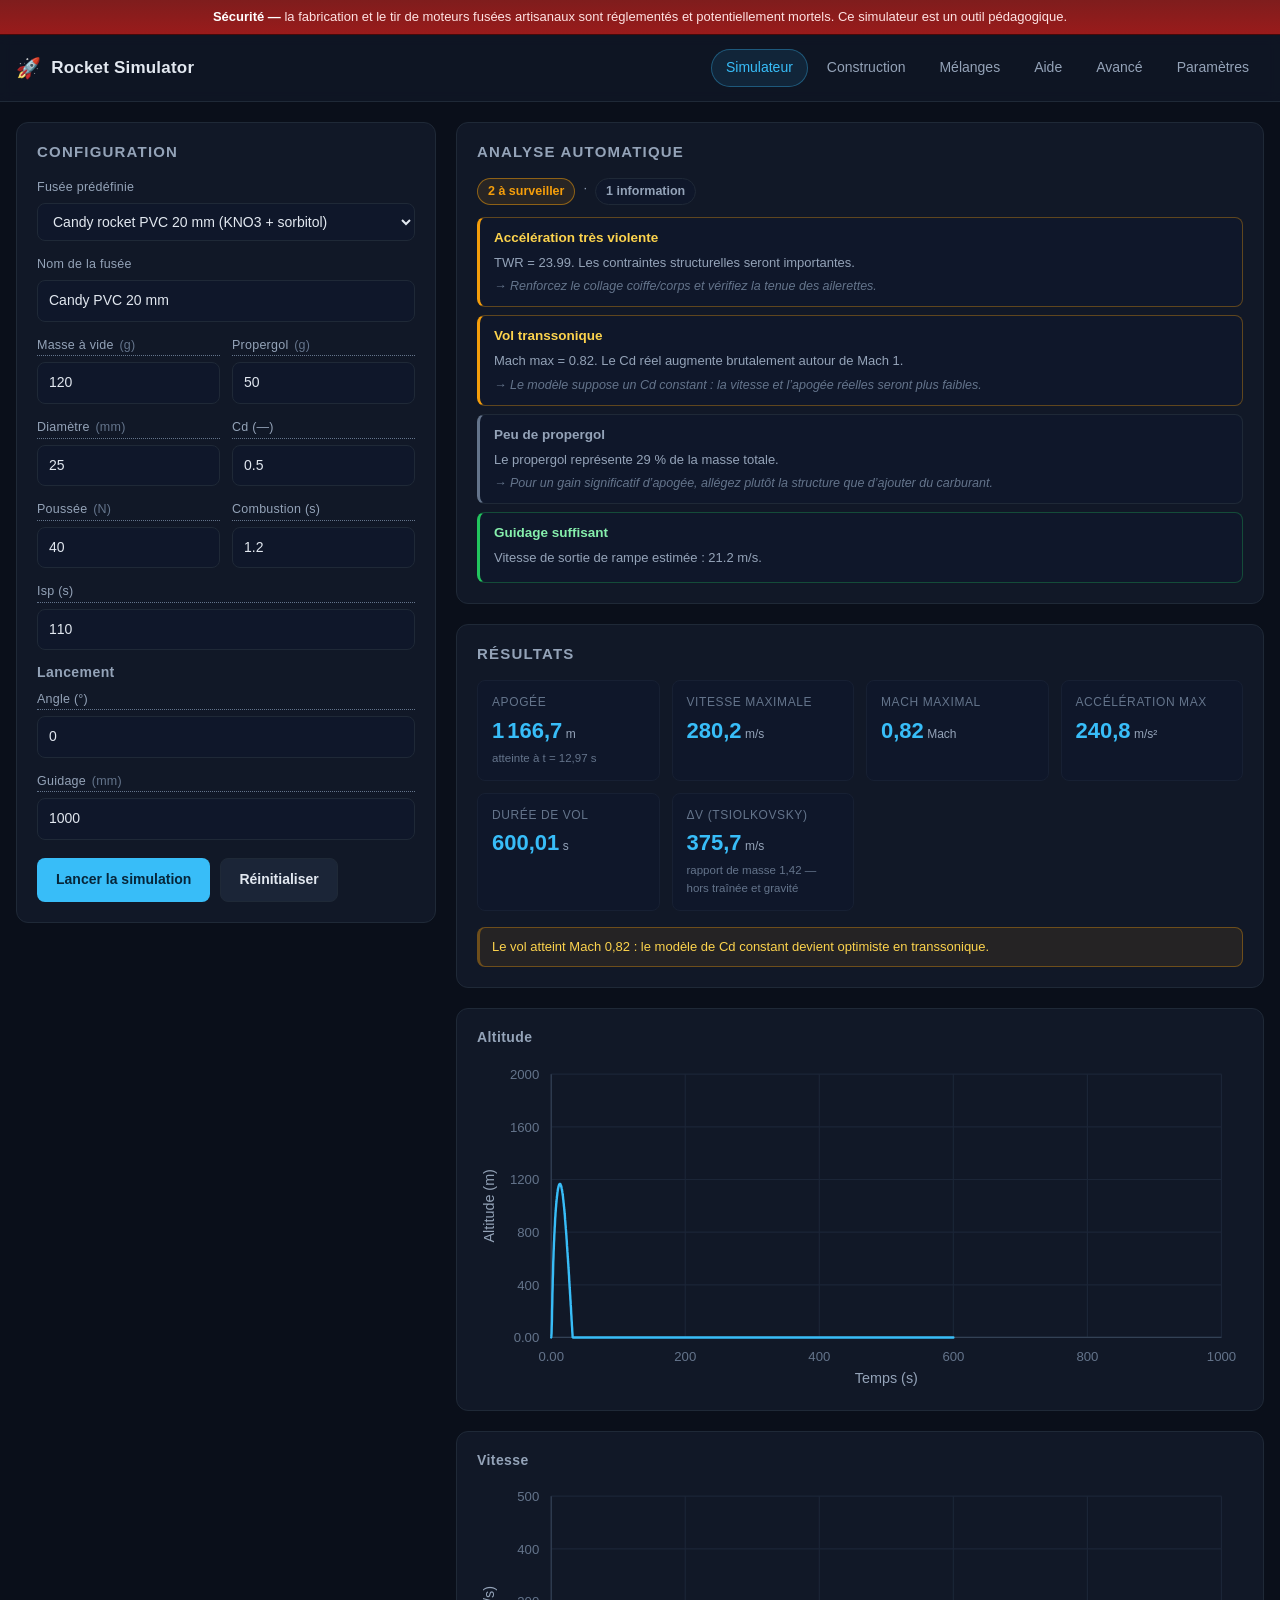
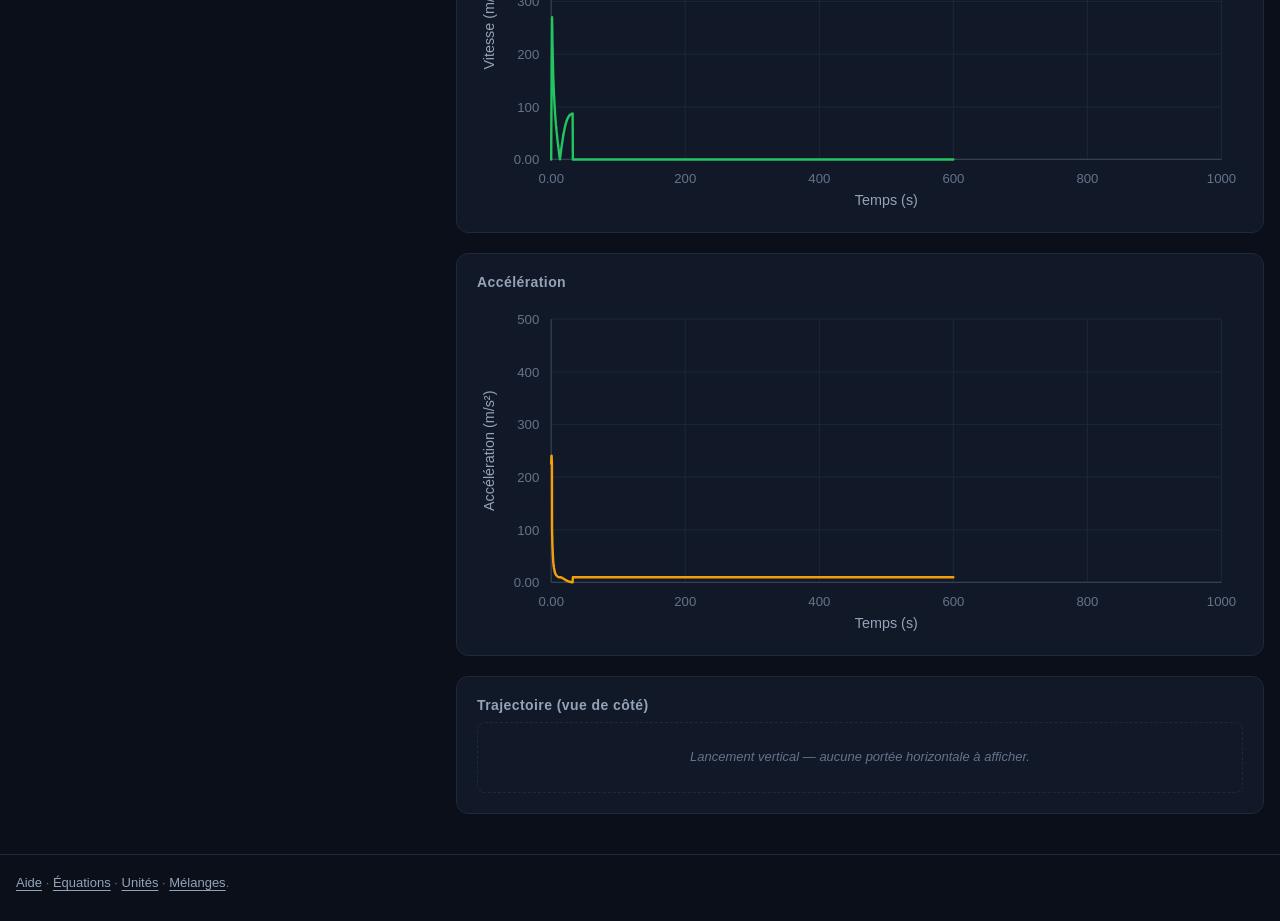
<file: index.html>
<!DOCTYPE html>
<html lang="fr">
<head>
  <meta charset="utf-8">
  <meta name="viewport" content="width=device-width, initial-scale=1">
  <title>Simulateur — Rocket Simulator</title>
  <link rel="icon" type="image/svg+xml" href="assets/favicon.svg">
  <link rel="stylesheet" href="css/reset.css">
  <link rel="stylesheet" href="css/style.css">
  <link rel="stylesheet" href="css/components.css">
</head>
<body>

  <p class="safety-banner" role="alert">
    <strong>Sécurité —</strong> la fabrication et le tir de moteurs fusées artisanaux sont
    réglementés et potentiellement mortels. Ce simulateur est un outil pédagogique.
  </p>

  <header class="site-header">
    <div class="wrap header-inner">
      <a class="brand" href="index.html">
        <span class="brand-mark" aria-hidden="true">🚀</span>
        <span>Rocket&nbsp;Simulator</span>
      </a>
      <nav class="site-nav" aria-label="Navigation principale">
        <a href="index.html" class="is-active" aria-current="page">Simulateur</a>
        <a href="builder.html">Construction</a>
        <a href="propellant.html">Mélanges</a>
        <a href="help.html">Aide</a>
        <a href="advanced.html">Avancé</a>
        <a href="settings.html">Paramètres</a>
      </nav>
    </div>
  </header>

  <main class="wrap layout">

    <section class="card" aria-labelledby="config-title">
      <h2 id="config-title" class="card-title">Configuration</h2>

      <label class="field">
        <span class="field-label">Fusée prédéfinie</span>
        <select id="preset-select"></select>
      </label>

      <form id="rocket-form" novalidate autocomplete="off">
        <label class="field">
          <span class="field-label">Nom de la fusée</span>
          <input type="text" id="name" name="name" value="Ma fusée">
        </label>

        <div class="field-row">
          <label class="field">
            <span class="field-label" data-tip="Masse de la fusée sans carburant." tabindex="0">
              Masse à vide <span class="field-unit" data-unit-for="mass">(g)</span>
            </span>
            <input type="number" id="dryMass" name="dryMass" value="120" min="0.001" step="0.1">
          </label>
          <label class="field">
            <span class="field-label" data-tip="Masse du mélange carburant + comburant." tabindex="0">
              Propergol <span class="field-unit" data-unit-for="mass">(g)</span>
            </span>
            <input type="number" id="propellantMass" name="propellantMass" value="50" min="0" step="0.1">
          </label>
        </div>

        <div class="field-row">
          <label class="field">
            <span class="field-label" data-tip="Diamètre extérieur du corps." tabindex="0">
              Diamètre <span class="field-unit" data-unit-for="length">(mm)</span>
            </span>
            <input type="number" id="diameter" name="diameter" value="25" min="1" step="0.1">
          </label>
          <label class="field">
            <span class="field-label" data-tip="Coefficient de traînée (sans unité)." tabindex="0">
              Cd (—)
            </span>
            <input type="number" id="cd" name="cd" value="0.5" min="0.01" step="0.01">
          </label>
        </div>

        <div class="field-row">
          <label class="field">
            <span class="field-label" data-tip="Force exercée par le moteur." tabindex="0">
              Poussée <span class="field-unit" data-unit-for="force">(N)</span>
            </span>
            <input type="number" id="thrust" name="thrust" value="40" min="0" step="0.1">
          </label>
          <label class="field">
            <span class="field-label" data-tip="Temps pendant lequel le moteur pousse." tabindex="0">
              Combustion (s)
            </span>
            <input type="number" id="burnTime" name="burnTime" value="1.2" min="0" step="0.01">
          </label>
        </div>

        <label class="field">
          <span class="field-label" data-tip="Impulsion spécifique : efficacité du carburant." tabindex="0">
            Isp (s)
          </span>
          <input type="number" id="isp" name="isp" value="110" min="1" step="1">
        </label>

        <h3 class="chart-title">Lancement</h3>

        <label class="field">
          <span class="field-label" data-tip="Inclinaison depuis la verticale." tabindex="0">
            Angle (°)
          </span>
          <input type="number" id="launchAngle" name="launchAngle" value="0" min="0" max="80" step="1">
        </label>

        <label class="field">
          <span class="field-label" data-tip="Longueur de guidage. 0 = lancement libre." tabindex="0">
            Guidage <span class="field-unit" data-unit-for="length">(mm)</span>
          </span>
          <input type="number" id="railLength" name="railLength" value="1000" min="0" step="10">
        </label>
      </form>

      <div class="actions">
        <button type="button" class="btn btn-primary" id="run">Lancer la simulation</button>
        <button type="button" class="btn btn-ghost" id="reset">Réinitialiser</button>
      </div>

      <p class="errors" id="form-errors" role="status" aria-live="polite"></p>
    </section>

    <section class="col-right">

      <div class="card">
        <h2 class="card-title">Analyse automatique</h2>
        <div id="advisor"></div>
      </div>

      <div class="card">
        <h2 class="card-title">Résultats</h2>
        <div id="results"></div>
      </div>

      <div class="card">
        <h3 class="chart-title">Altitude</h3>
        <div class="chart-host" id="chart-altitude"></div>
      </div>

      <div class="card">
        <h3 class="chart-title">Vitesse</h3>
        <div class="chart-host" id="chart-velocity"></div>
      </div>

      <div class="card">
        <h3 class="chart-title">Accélération</h3>
        <div class="chart-host" id="chart-acceleration"></div>
      </div>

      <div class="card">
        <h3 class="chart-title">Trajectoire (vue de côté)</h3>
        <div class="chart-host" id="chart-trajectory"></div>
      </div>
    </section>

  </main>

  <footer class="site-footer">
    <div class="wrap">
      <a href="help.html">Aide</a> ·
      <a href="advanced.html">Équations</a> ·
      <a href="settings.html">Unités</a> ·
      <a href="propellant.html">Mélanges</a>.
    </div>
  </footer>

  <script type="module" src="js/main.js"></script>
</body>
</html>
</file>
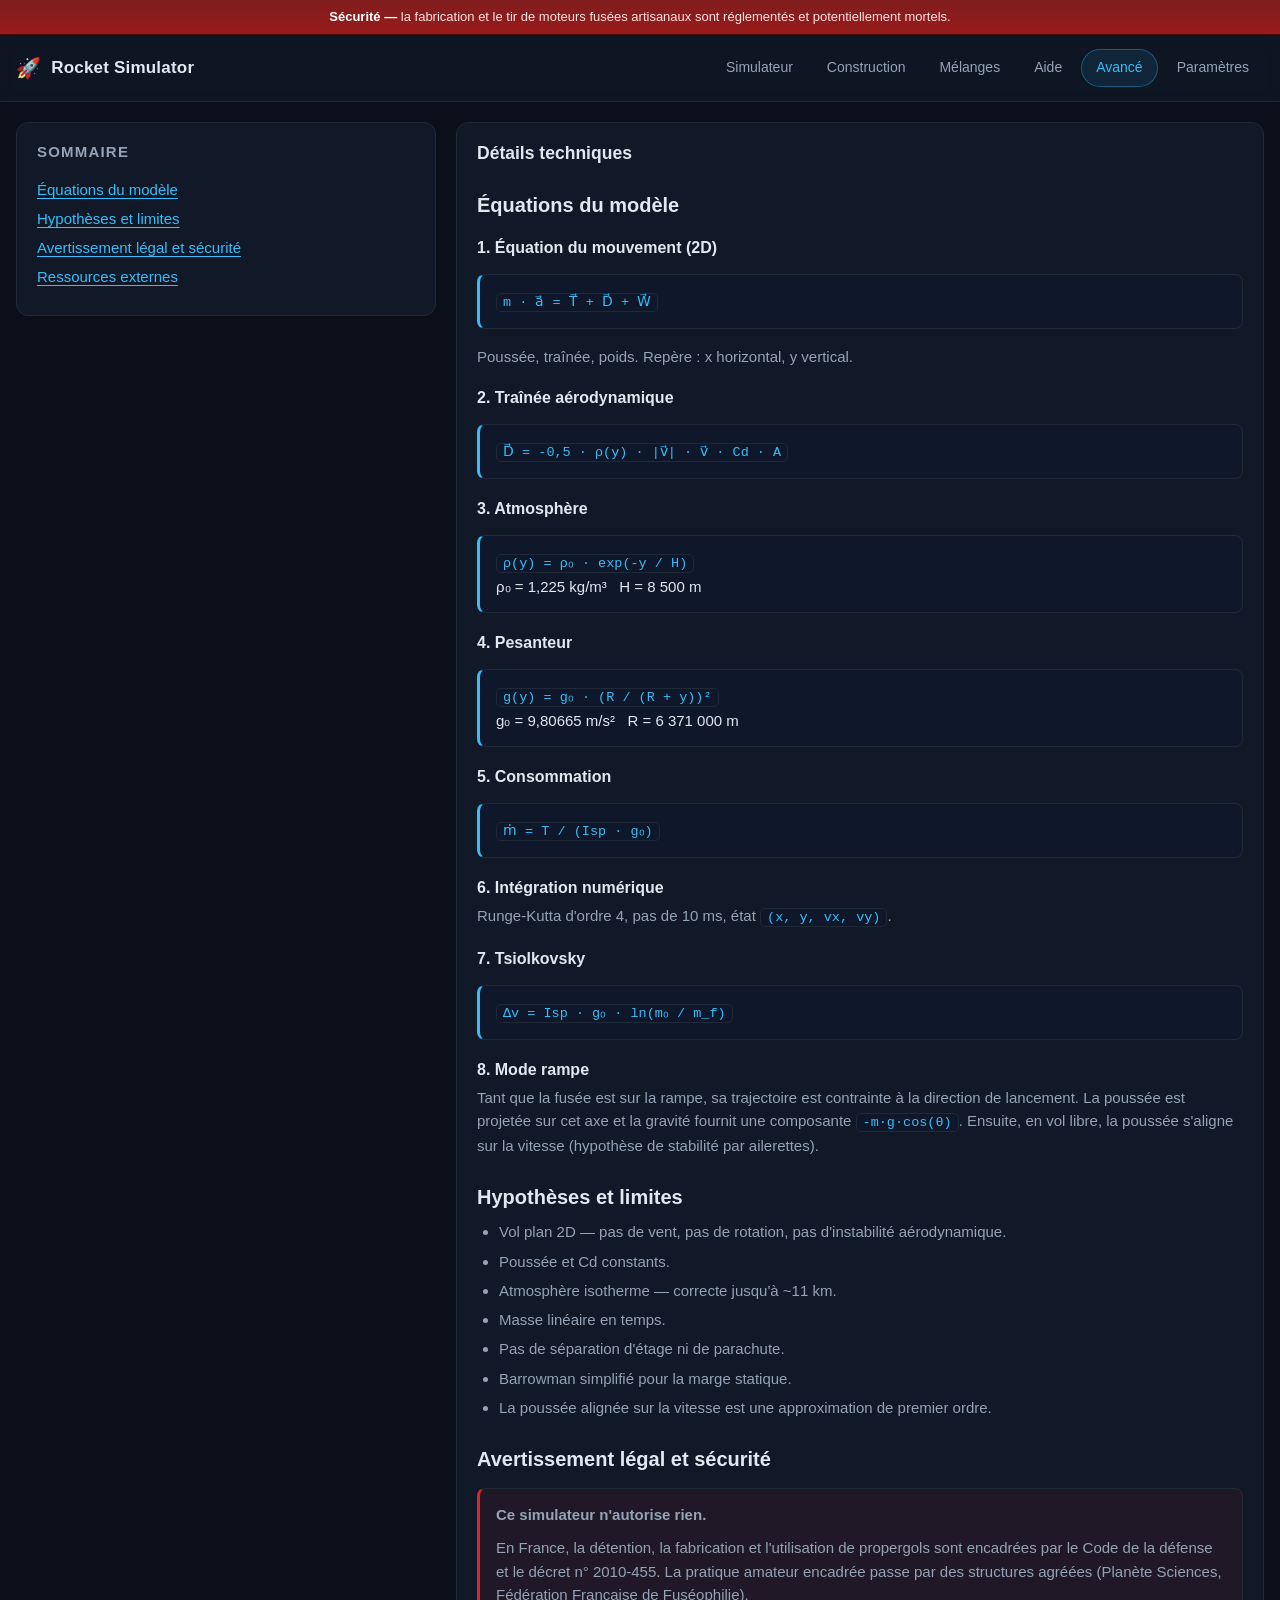
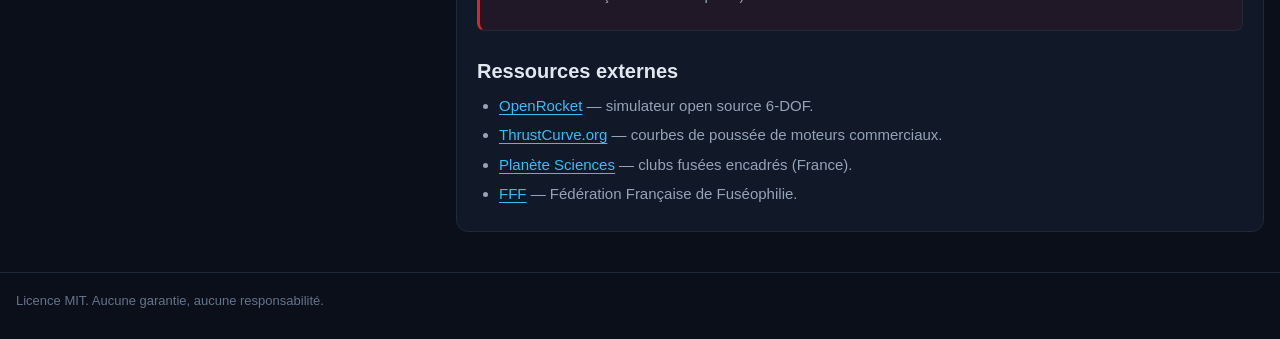
<file: advanced.html>
<!DOCTYPE html>
<html lang="fr">
<head>
  <meta charset="utf-8">
  <meta name="viewport" content="width=device-width, initial-scale=1">
  <title>Avancé — Rocket Simulator</title>
  <link rel="icon" type="image/svg+xml" href="assets/favicon.svg">
  <link rel="stylesheet" href="css/reset.css">
  <link rel="stylesheet" href="css/style.css">
  <link rel="stylesheet" href="css/components.css">
</head>
<body>

  <p class="safety-banner" role="alert">
    <strong>Sécurité —</strong> la fabrication et le tir de moteurs fusées artisanaux sont
    réglementés et potentiellement mortels.
  </p>

  <header class="site-header">
    <div class="wrap header-inner">
      <a class="brand" href="index.html">
        <span class="brand-mark" aria-hidden="true">🚀</span>
        <span>Rocket&nbsp;Simulator</span>
      </a>
      <nav class="site-nav" aria-label="Navigation principale">
        <a href="index.html">Simulateur</a>
        <a href="builder.html">Construction</a>
        <a href="propellant.html">Mélanges</a>
        <a href="help.html">Aide</a>
        <a href="advanced.html" class="is-active" aria-current="page">Avancé</a>
        <a href="settings.html">Paramètres</a>
      </nav>
    </div>
  </header>

  <main class="wrap layout">

    <section class="card">
      <h2 class="card-title">Sommaire</h2>
      <ul class="prose">
        <li><a href="#equations">Équations du modèle</a></li>
        <li><a href="#hypotheses">Hypothèses et limites</a></li>
        <li><a href="#legal">Avertissement légal et sécurité</a></li>
        <li><a href="#ressources">Ressources externes</a></li>
      </ul>
    </section>

    <section class="col-right">
      <article class="card prose">
        <h1>Détails techniques</h1>

        <h2 id="equations">Équations du modèle</h2>

        <h3>1. Équation du mouvement (2D)</h3>
        <div class="callout"><code>m · a⃗ = T⃗ + D⃗ + W⃗</code></div>
        <p>Poussée, traînée, poids. Repère : x horizontal, y vertical.</p>

        <h3>2. Traînée aérodynamique</h3>
        <div class="callout">
          <code>D⃗ = -0,5 · ρ(y) · |v⃗| · v⃗ · Cd · A</code>
        </div>

        <h3>3. Atmosphère</h3>
        <div class="callout">
          <code>ρ(y) = ρ₀ · exp(-y / H)</code><br>
          ρ₀ = 1,225 kg/m³ &nbsp; H = 8 500 m
        </div>

        <h3>4. Pesanteur</h3>
        <div class="callout">
          <code>g(y) = g₀ · (R / (R + y))²</code><br>
          g₀ = 9,80665 m/s² &nbsp; R = 6 371 000 m
        </div>

        <h3>5. Consommation</h3>
        <div class="callout"><code>ṁ = T / (Isp · g₀)</code></div>

        <h3>6. Intégration numérique</h3>
        <p>Runge-Kutta d'ordre 4, pas de 10 ms, état <code>(x, y, vx, vy)</code>.</p>

        <h3>7. Tsiolkovsky</h3>
        <div class="callout"><code>Δv = Isp · g₀ · ln(m₀ / m_f)</code></div>

        <h3>8. Mode rampe</h3>
        <p>
          Tant que la fusée est sur la rampe, sa trajectoire est contrainte à la direction
          de lancement. La poussée est projetée sur cet axe et la gravité fournit une
          composante <code>-m·g·cos(θ)</code>. Ensuite, en vol libre, la poussée s'aligne
          sur la vitesse (hypothèse de stabilité par ailerettes).
        </p>

        <h2 id="hypotheses">Hypothèses et limites</h2>
        <ul>
          <li>Vol plan 2D — pas de vent, pas de rotation, pas d'instabilité aérodynamique.</li>
          <li>Poussée et Cd constants.</li>
          <li>Atmosphère isotherme — correcte jusqu'à ~11 km.</li>
          <li>Masse linéaire en temps.</li>
          <li>Pas de séparation d'étage ni de parachute.</li>
          <li>Barrowman simplifié pour la marge statique.</li>
          <li>La poussée alignée sur la vitesse est une approximation de premier ordre.</li>
        </ul>

        <h2 id="legal">Avertissement légal et sécurité</h2>
        <div class="callout callout-danger">
          <p><strong>Ce simulateur n'autorise rien.</strong></p>
          <p>
            En France, la détention, la fabrication et l'utilisation de propergols sont
            encadrées par le Code de la défense et le décret n° 2010-455. La pratique
            amateur encadrée passe par des structures agréées (Planète Sciences,
            Fédération Française de Fuséophilie).
          </p>
        </div>

        <h2 id="ressources">Ressources externes</h2>
        <ul>
          <li><a href="https://openrocket.info/" rel="noopener noreferrer" target="_blank">OpenRocket</a> — simulateur open source 6-DOF.</li>
          <li><a href="https://www.thrustcurve.org/" rel="noopener noreferrer" target="_blank">ThrustCurve.org</a> — courbes de poussée de moteurs commerciaux.</li>
          <li><a href="https://www.planete-sciences.org/" rel="noopener noreferrer" target="_blank">Planète Sciences</a> — clubs fusées encadrés (France).</li>
          <li><a href="https://www.ff-fusee.com/" rel="noopener noreferrer" target="_blank">FFF</a> — Fédération Française de Fuséophilie.</li>
        </ul>
      </article>
    </section>

  </main>

  <footer class="site-footer">
    <div class="wrap">Licence MIT. Aucune garantie, aucune responsabilité.</div>
  </footer>

</body>
</html>
</file>
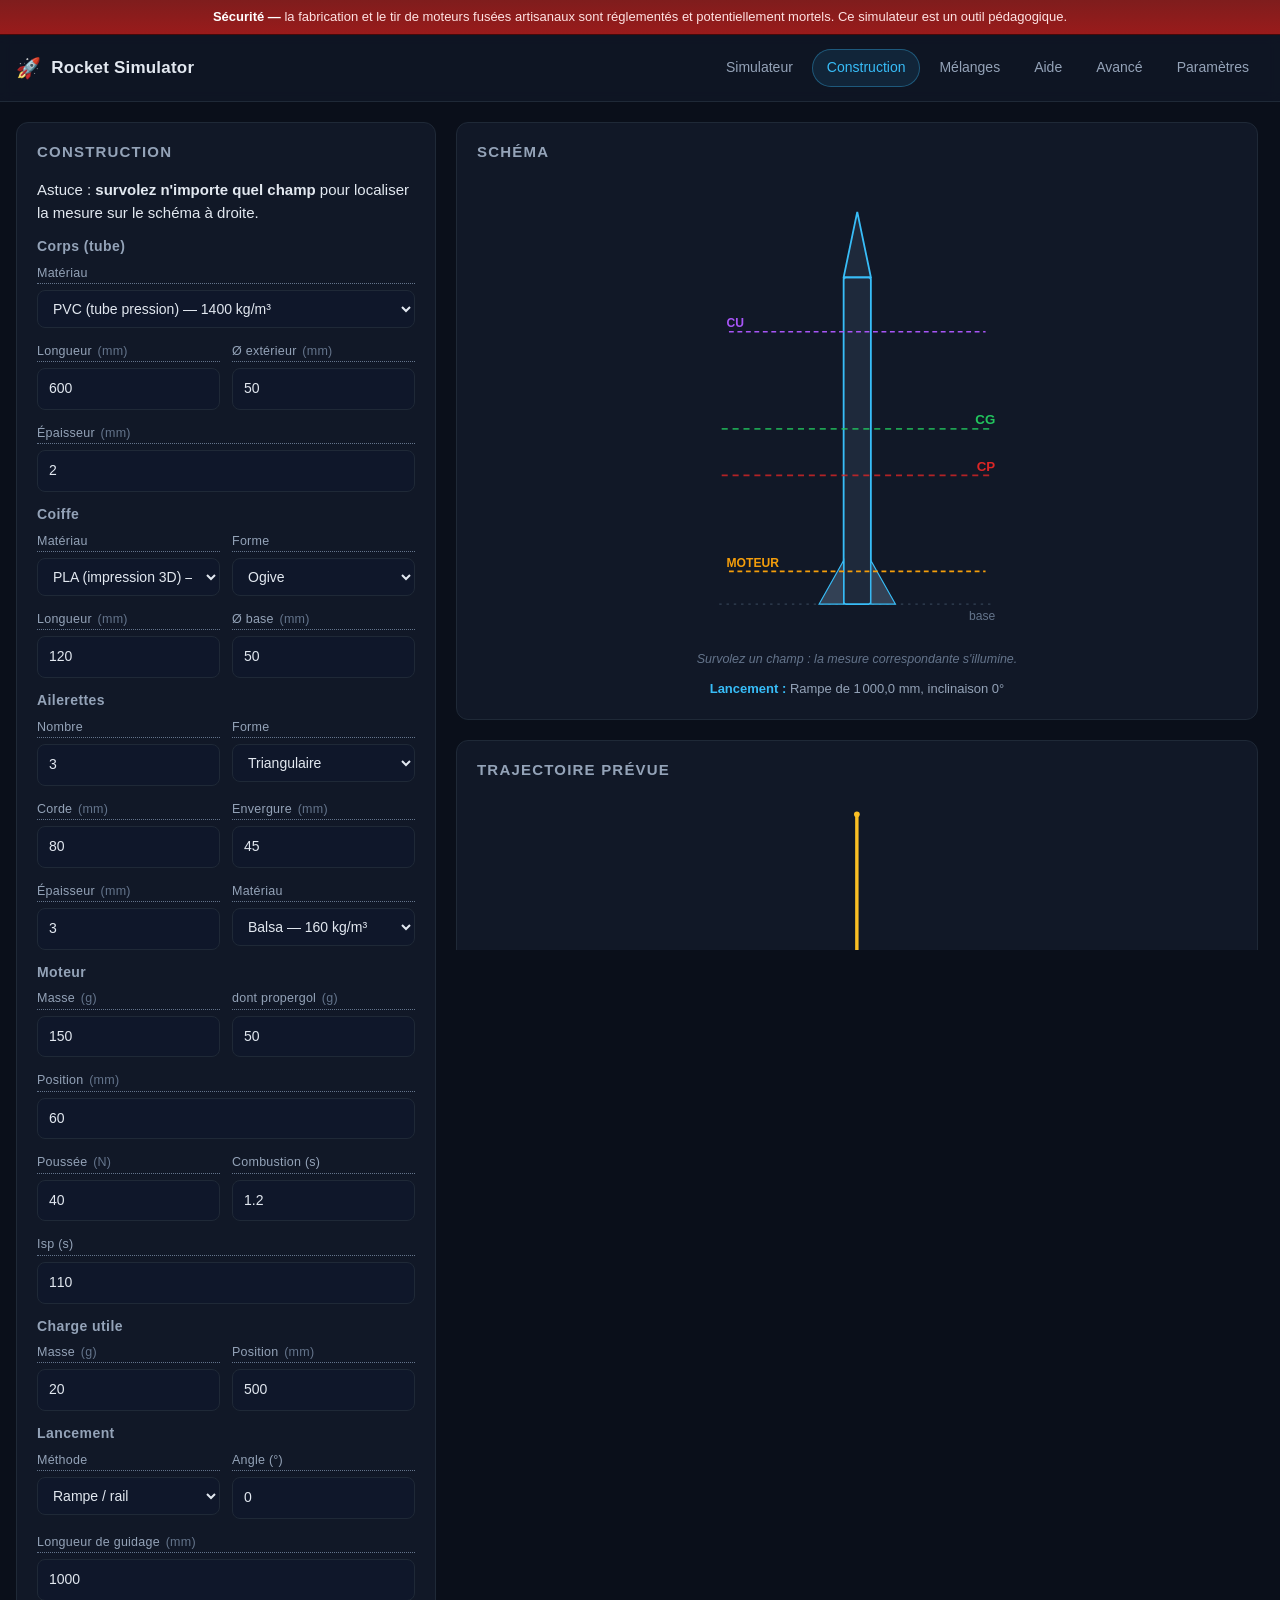
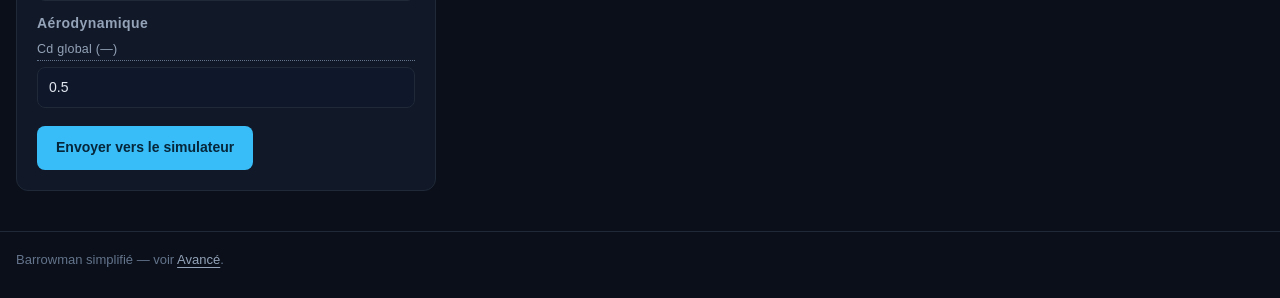
<file: builder.html>
<!DOCTYPE html>
<html lang="fr">
<head>
  <meta charset="utf-8">
  <meta name="viewport" content="width=device-width, initial-scale=1">
  <title>Construction — Rocket Simulator</title>
  <link rel="icon" type="image/svg+xml" href="assets/favicon.svg">
  <link rel="stylesheet" href="css/reset.css">
  <link rel="stylesheet" href="css/style.css">
  <link rel="stylesheet" href="css/components.css">
</head>
<body>

  <p class="safety-banner" role="alert">
    <strong>Sécurité —</strong> la fabrication et le tir de moteurs fusées artisanaux sont
    réglementés et potentiellement mortels. Ce simulateur est un outil pédagogique.
  </p>

  <header class="site-header">
    <div class="wrap header-inner">
      <a class="brand" href="index.html">
        <span class="brand-mark" aria-hidden="true">🚀</span>
        <span>Rocket&nbsp;Simulator</span>
      </a>
      <nav class="site-nav" aria-label="Navigation principale">
        <a href="index.html">Simulateur</a>
        <a href="builder.html" class="is-active" aria-current="page">Construction</a>
        <a href="propellant.html">Mélanges</a>
        <a href="help.html">Aide</a>
        <a href="advanced.html">Avancé</a>
        <a href="settings.html">Paramètres</a>
      </nav>
    </div>
  </header>

  <main class="wrap layout layout--builder">

    <section class="card" aria-labelledby="builder-title">
      <h2 id="builder-title" class="card-title">Construction</h2>
      <p class="prose-help" style="margin-bottom: 14px;">
        Astuce : <strong>survolez n'importe quel champ</strong> pour localiser la mesure
        sur le schéma à droite.
      </p>

      <form id="builder-form" novalidate autocomplete="off">

        <h3 class="chart-title">Corps (tube)</h3>
        <label class="field" data-diagram="body-material">
          <span class="field-label" data-tip="Métal, plastique ou composite." tabindex="0">Matériau</span>
          <select id="body-material" name="body-material"></select>
        </label>
        <div class="field-row">
          <label class="field" data-diagram="body-length">
            <span class="field-label" data-tip="Longueur totale du tube." tabindex="0">
              Longueur <span class="field-unit" data-unit-for="length">(mm)</span>
            </span>
            <input type="number" id="body-length" value="600" min="0" step="1">
          </label>
          <label class="field" data-diagram="body-diameter">
            <span class="field-label" data-tip="Diamètre extérieur." tabindex="0">
              Ø extérieur <span class="field-unit" data-unit-for="length">(mm)</span>
            </span>
            <input type="number" id="body-diameter" value="50" min="1" step="0.1">
          </label>
        </div>
        <label class="field" data-diagram="body-thickness">
          <span class="field-label" data-tip="Épaisseur de paroi." tabindex="0">
            Épaisseur <span class="field-unit" data-unit-for="length">(mm)</span>
          </span>
          <input type="number" id="body-thickness" value="2" min="0" step="0.1">
        </label>

        <h3 class="chart-title">Coiffe</h3>
        <div class="field-row">
          <label class="field" data-diagram="nose-material">
            <span class="field-label" data-tip="Matériau de la pointe." tabindex="0">Matériau</span>
            <select id="nose-material" name="nose-material"></select>
          </label>
          <label class="field" data-diagram="nose-shape">
            <span class="field-label" data-tip="Forme de la pointe." tabindex="0">Forme</span>
            <select id="nose-shape" name="nose-shape">
              <option value="cone">Cône</option>
              <option value="ogive" selected>Ogive</option>
            </select>
          </label>
        </div>
        <div class="field-row">
          <label class="field" data-diagram="nose-length">
            <span class="field-label" data-tip="Longueur de la pointe." tabindex="0">
              Longueur <span class="field-unit" data-unit-for="length">(mm)</span>
            </span>
            <input type="number" id="nose-length" value="120" min="0" step="1">
          </label>
          <label class="field" data-diagram="nose-diameter">
            <span class="field-label" data-tip="Diamètre de base." tabindex="0">
              Ø base <span class="field-unit" data-unit-for="length">(mm)</span>
            </span>
            <input type="number" id="nose-diameter" value="50" min="1" step="0.1">
          </label>
        </div>

        <h3 class="chart-title">Ailerettes</h3>
        <div class="field-row">
          <label class="field" data-diagram="fin-count">
            <span class="field-label" data-tip="0 = pas d'ailerettes." tabindex="0">Nombre</span>
            <input type="number" id="fin-count" value="3" min="0" max="12" step="1">
          </label>
          <label class="field" data-diagram="fin-shape">
            <span class="field-label" data-tip="Forme des ailerettes." tabindex="0">Forme</span>
            <select id="fin-shape" name="fin-shape">
              <option value="triangulaire" selected>Triangulaire</option>
              <option value="trapezoidale">Trapézoïdale</option>
              <option value="rectangulaire">Rectangulaire</option>
            </select>
          </label>
        </div>
        <div class="field-row">
          <label class="field" data-diagram="fin-height">
            <span class="field-label" data-tip="Corde le long du corps." tabindex="0">
              Corde <span class="field-unit" data-unit-for="length">(mm)</span>
            </span>
            <input type="number" id="fin-height" value="80" min="0" step="1">
          </label>
          <label class="field" data-diagram="fin-width">
            <span class="field-label" data-tip="Envergure." tabindex="0">
              Envergure <span class="field-unit" data-unit-for="length">(mm)</span>
            </span>
            <input type="number" id="fin-width" value="45" min="0" step="1">
          </label>
        </div>
        <div class="field-row">
          <label class="field" data-diagram="fin-thickness">
            <span class="field-label" data-tip="Épaisseur." tabindex="0">
              Épaisseur <span class="field-unit" data-unit-for="length">(mm)</span>
            </span>
            <input type="number" id="fin-thickness" value="3" min="0" step="0.1">
          </label>
          <label class="field" data-diagram="fin-material">
            <span class="field-label" data-tip="Balsa léger, contreplaqué robuste." tabindex="0">Matériau</span>
            <select id="fin-material" name="fin-material"></select>
          </label>
        </div>

        <h3 class="chart-title">Moteur</h3>
        <div class="field-row">
          <label class="field" data-diagram="motor-mass">
            <span class="field-label" data-tip="Masse totale du moteur." tabindex="0">
              Masse <span class="field-unit" data-unit-for="mass">(g)</span>
            </span>
            <input type="number" id="motor-mass" value="150" min="0" step="0.1">
          </label>
          <label class="field" data-diagram="motor-propellant">
            <span class="field-label" data-tip="Part de propergol." tabindex="0">
              dont propergol <span class="field-unit" data-unit-for="mass">(g)</span>
            </span>
            <input type="number" id="motor-propellant" value="50" min="0" step="0.1">
          </label>
        </div>
        <label class="field" data-diagram="motor-position">
          <span class="field-label" data-tip="Distance depuis la base." tabindex="0">
            Position <span class="field-unit" data-unit-for="length">(mm)</span>
          </span>
          <input type="number" id="motor-position" value="60" min="0" step="1">
        </label>
        <div class="field-row">
          <label class="field" data-diagram="motor-thrust">
            <span class="field-label" data-tip="Force moyenne." tabindex="0">
              Poussée <span class="field-unit" data-unit-for="force">(N)</span>
            </span>
            <input type="number" id="motor-thrust" value="40" min="0" step="0.1">
          </label>
          <label class="field" data-diagram="motor-burn">
            <span class="field-label" data-tip="Durée de combustion." tabindex="0">Combustion (s)</span>
            <input type="number" id="motor-burn" value="1.2" min="0" step="0.01">
          </label>
        </div>
        <label class="field" data-diagram="motor-isp">
          <span class="field-label" data-tip="Isp — efficacité du carburant." tabindex="0">Isp (s)</span>
          <input type="number" id="motor-isp" value="110" min="1" step="1">
        </label>

        <h3 class="chart-title">Charge utile</h3>
        <div class="field-row">
          <label class="field" data-diagram="payload-mass">
            <span class="field-label" data-tip="Masse de la charge." tabindex="0">
              Masse <span class="field-unit" data-unit-for="mass">(g)</span>
            </span>
            <input type="number" id="payload-mass" value="20" min="0" step="0.1">
          </label>
          <label class="field" data-diagram="payload-position">
            <span class="field-label" data-tip="Distance depuis la base." tabindex="0">
              Position <span class="field-unit" data-unit-for="length">(mm)</span>
            </span>
            <input type="number" id="payload-position" value="500" min="0" step="1">
          </label>
        </div>

        <h3 class="chart-title">Lancement</h3>
        <div class="field-row">
          <label class="field">
            <span class="field-label" data-tip="Rampe / tube / libre." tabindex="0">Méthode</span>
            <select id="launch-method" name="launch-method">
              <option value="rail">Rampe / rail</option>
              <option value="tube">Tube</option>
              <option value="free">Libre</option>
            </select>
          </label>
          <label class="field">
            <span class="field-label" data-tip="Inclinaison depuis la verticale." tabindex="0">Angle (°)</span>
            <input type="number" id="launch-angle" value="0" min="0" max="80" step="1">
          </label>
        </div>
        <label class="field">
          <span class="field-label" data-tip="Longueur de guidage." tabindex="0">
            Longueur de guidage <span class="field-unit" data-unit-for="length">(mm)</span>
          </span>
          <input type="number" id="launch-rail" value="1000" min="0" step="10">
        </label>

        <h3 class="chart-title">Aérodynamique</h3>
        <label class="field">
          <span class="field-label" data-tip="Coefficient de traînée global." tabindex="0">
            Cd global (—)
          </span>
          <input type="number" id="drag-cd" value="0.5" min="0.01" step="0.01">
        </label>
      </form>

      <div class="actions">
        <button type="button" class="btn btn-primary" id="send-simulator">
          Envoyer vers le simulateur
        </button>
      </div>
    </section>

    <section class="col-right">

      <div class="card">
        <h2 class="card-title">Schéma</h2>
        <div id="rocket-diagram"></div>
        <p class="diagram-hint">
          Survolez un champ : la mesure correspondante s'illumine.
        </p>
        <p class="diagram-launch">
          <strong>Lancement :</strong> <span id="out-launch-info">—</span>
        </p>
      </div>

      <div class="card">
        <h2 class="card-title">Trajectoire prévue</h2>
        <div class="preview-host" id="launch-preview"></div>
      </div>

      <div class="card">
        <h2 class="card-title">Analyse automatique</h2>
        <div id="builder-advisor"></div>
      </div>

      <div class="card">
        <h2 class="card-title">Masse &amp; centrages</h2>
        <div class="stat-grid">
          <div class="stat">
            <span class="stat-label" data-tip="Masse totale = coque + moteur + charge.">Masse totale</span>
            <span class="stat-value" id="out-mass">—</span>
          </div>
          <div class="stat">
            <span class="stat-label" data-tip="Centre de gravité.">CG (base)</span>
            <span class="stat-value" id="out-cg">—</span>
          </div>
          <div class="stat">
            <span class="stat-label" data-tip="Centre de poussée aérodynamique.">CP (base)</span>
            <span class="stat-value" id="out-cp">—</span>
          </div>
          <div class="stat">
            <span class="stat-label" data-tip="Marge statique en calibres.">Marge statique</span>
            <span class="stat-value" id="out-margin">—</span>
          </div>
        </div>

        <div class="stability">
          <span class="stability-badge" id="stability-badge" data-level="bad">—</span>
          <span class="stability-text" id="stability-text"></span>
        </div>
      </div>

      <div class="card">
        <h3 class="chart-title">Détail des pièces</h3>
        <table class="parts-table">
          <thead>
            <tr>
              <th scope="col">Pièce</th>
              <th scope="col" class="num">Masse <span class="field-unit" data-unit-for="mass">(g)</span></th>
              <th scope="col" class="num">CG <span class="field-unit" data-unit-for="length">(mm)</span></th>
            </tr>
          </thead>
          <tbody id="parts-body"></tbody>
        </table>
      </div>

    </section>

  </main>

  <footer class="site-footer">
    <div class="wrap">
      Barrowman simplifié — voir <a href="advanced.html">Avancé</a>.
    </div>
  </footer>

  <script type="module" src="js/builder.js"></script>
</body>
</html>
</file>
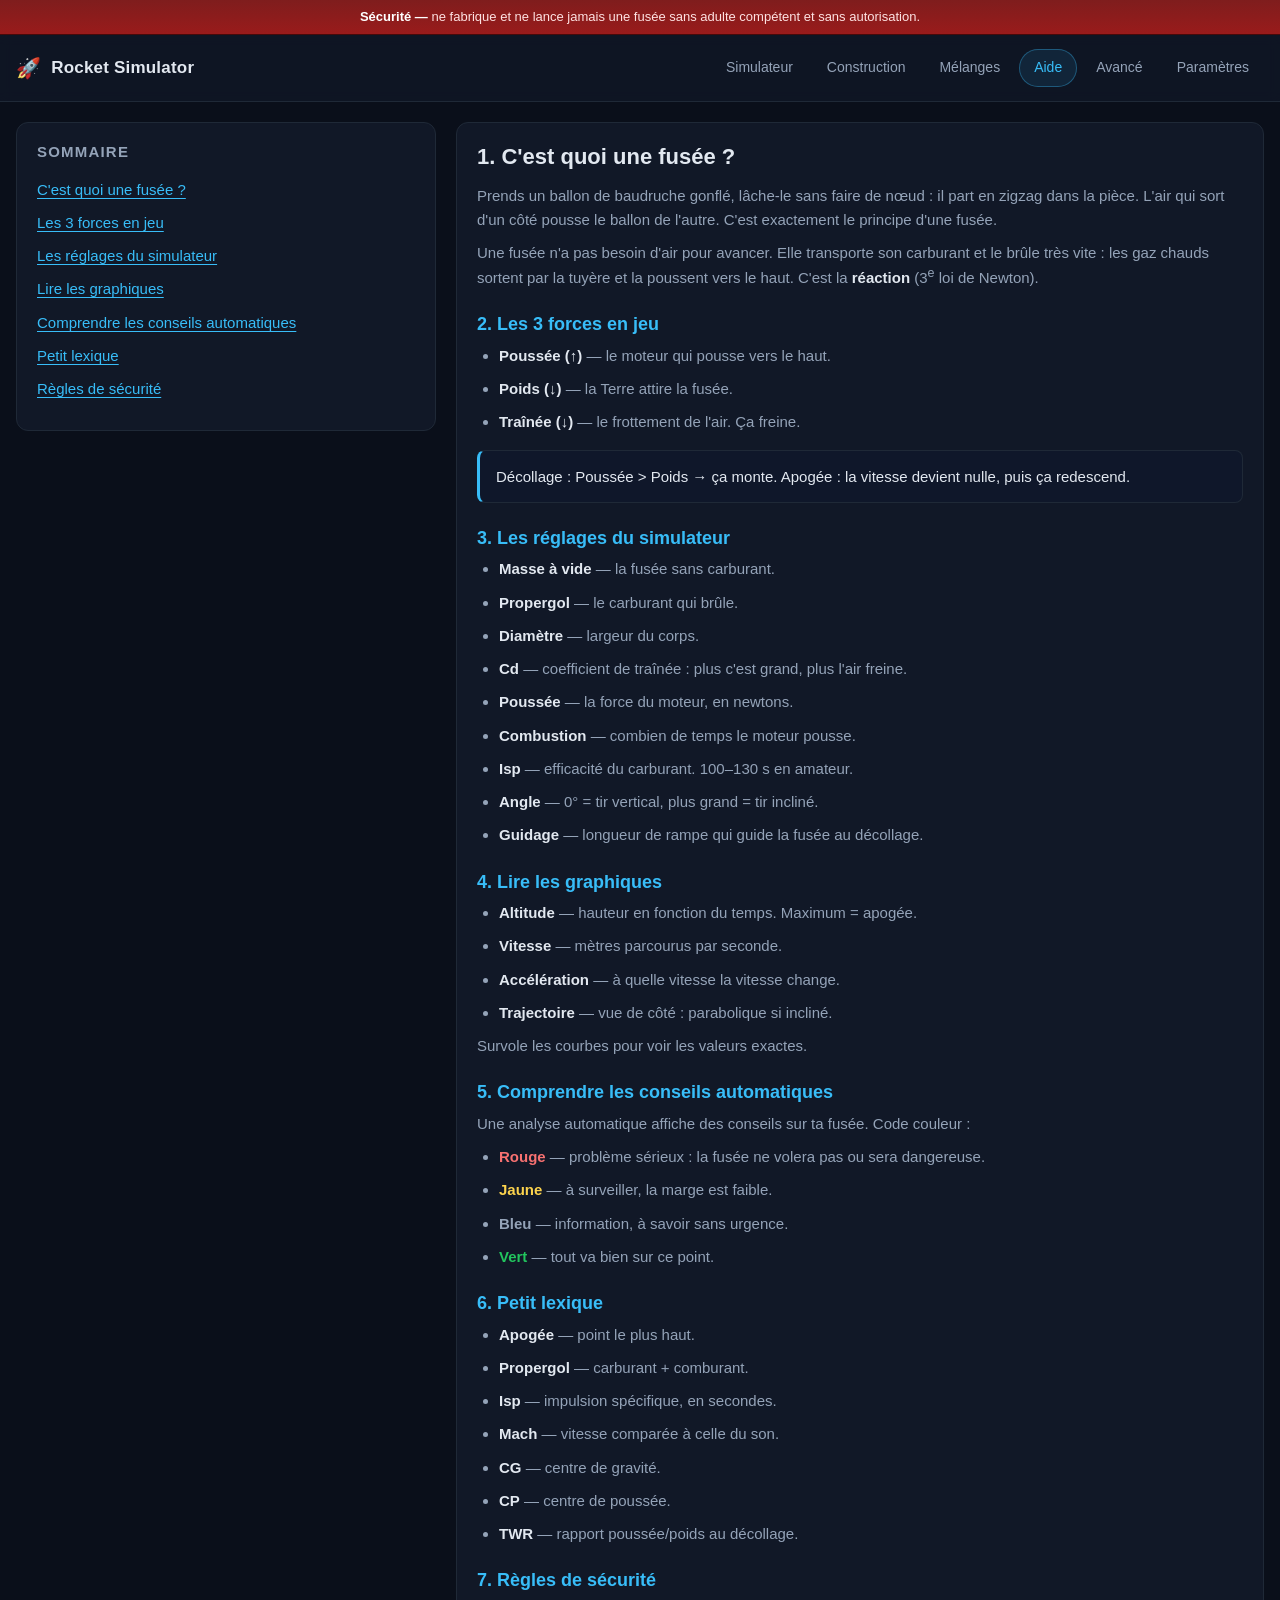
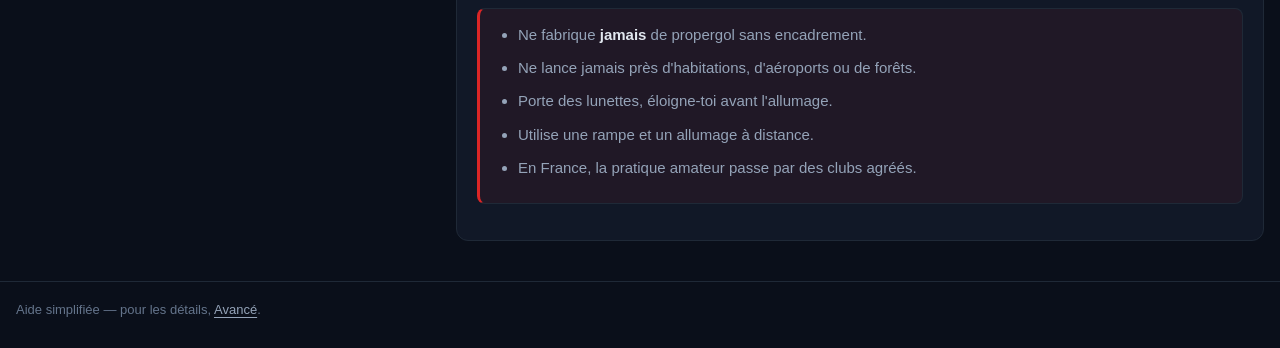
<file: help.html>
<!DOCTYPE html>
<html lang="fr">
<head>
  <meta charset="utf-8">
  <meta name="viewport" content="width=device-width, initial-scale=1">
  <title>Aide — Rocket Simulator</title>
  <link rel="icon" type="image/svg+xml" href="assets/favicon.svg">
  <link rel="stylesheet" href="css/reset.css">
  <link rel="stylesheet" href="css/style.css">
  <link rel="stylesheet" href="css/components.css">
</head>
<body>

  <p class="safety-banner" role="alert">
    <strong>Sécurité —</strong> ne fabrique et ne lance jamais une fusée sans adulte
    compétent et sans autorisation.
  </p>

  <header class="site-header">
    <div class="wrap header-inner">
      <a class="brand" href="index.html">
        <span class="brand-mark" aria-hidden="true">🚀</span>
        <span>Rocket&nbsp;Simulator</span>
      </a>
      <nav class="site-nav" aria-label="Navigation principale">
        <a href="index.html">Simulateur</a>
        <a href="builder.html">Construction</a>
        <a href="propellant.html">Mélanges</a>
        <a href="help.html" class="is-active" aria-current="page">Aide</a>
        <a href="advanced.html">Avancé</a>
        <a href="settings.html">Paramètres</a>
      </nav>
    </div>
  </header>

  <main class="wrap layout">

    <aside class="card">
      <h2 class="card-title">Sommaire</h2>
      <ul class="prose-help">
        <li><a href="#fusee">C'est quoi une fusée ?</a></li>
        <li><a href="#forces">Les 3 forces en jeu</a></li>
        <li><a href="#reglages">Les réglages du simulateur</a></li>
        <li><a href="#graphiques">Lire les graphiques</a></li>
        <li><a href="#conseils">Comprendre les conseils automatiques</a></li>
        <li><a href="#lexique">Petit lexique</a></li>
        <li><a href="#securite">Règles de sécurité</a></li>
      </ul>
    </aside>

    <section class="col-right">
      <article class="card prose-help">
        <h1 id="fusee">1. C'est quoi une fusée ?</h1>
        <p>
          Prends un ballon de baudruche gonflé, lâche-le sans faire de nœud : il part en
          zigzag dans la pièce. L'air qui sort d'un côté pousse le ballon de l'autre.
          C'est exactement le principe d'une fusée.
        </p>
        <p>
          Une fusée n'a pas besoin d'air pour avancer. Elle transporte son carburant et le
          brûle très vite : les gaz chauds sortent par la tuyère et la poussent vers le
          haut. C'est la <strong>réaction</strong> (3<sup>e</sup> loi de Newton).
        </p>

        <h2 id="forces">2. Les 3 forces en jeu</h2>
        <ul>
          <li><strong>Poussée (↑)</strong> — le moteur qui pousse vers le haut.</li>
          <li><strong>Poids (↓)</strong> — la Terre attire la fusée.</li>
          <li><strong>Traînée (↓)</strong> — le frottement de l'air. Ça freine.</li>
        </ul>
        <div class="callout">
          Décollage : Poussée &gt; Poids → ça monte. Apogée : la vitesse devient nulle, puis
          ça redescend.
        </div>

        <h2 id="reglages">3. Les réglages du simulateur</h2>
        <ul>
          <li><strong>Masse à vide</strong> — la fusée sans carburant.</li>
          <li><strong>Propergol</strong> — le carburant qui brûle.</li>
          <li><strong>Diamètre</strong> — largeur du corps.</li>
          <li><strong>Cd</strong> — coefficient de traînée : plus c'est grand, plus l'air freine.</li>
          <li><strong>Poussée</strong> — la force du moteur, en newtons.</li>
          <li><strong>Combustion</strong> — combien de temps le moteur pousse.</li>
          <li><strong>Isp</strong> — efficacité du carburant. 100–130 s en amateur.</li>
          <li><strong>Angle</strong> — 0° = tir vertical, plus grand = tir incliné.</li>
          <li><strong>Guidage</strong> — longueur de rampe qui guide la fusée au décollage.</li>
        </ul>

        <h2 id="graphiques">4. Lire les graphiques</h2>
        <ul>
          <li><strong>Altitude</strong> — hauteur en fonction du temps. Maximum = apogée.</li>
          <li><strong>Vitesse</strong> — mètres parcourus par seconde.</li>
          <li><strong>Accélération</strong> — à quelle vitesse la vitesse change.</li>
          <li><strong>Trajectoire</strong> — vue de côté : parabolique si incliné.</li>
        </ul>
        <p>Survole les courbes pour voir les valeurs exactes.</p>

        <h2 id="conseils">5. Comprendre les conseils automatiques</h2>
        <p>
          Une analyse automatique affiche des conseils sur ta fusée. Code couleur :
        </p>
        <ul>
          <li><strong style="color:#f87171;">Rouge</strong> — problème sérieux : la fusée
            ne volera pas ou sera dangereuse.</li>
          <li><strong style="color:#fcd34d;">Jaune</strong> — à surveiller, la marge est
            faible.</li>
          <li><strong style="color:#94a3b8;">Bleu</strong> — information, à savoir sans
            urgence.</li>
          <li><strong style="color:#22c55e;">Vert</strong> — tout va bien sur ce point.</li>
        </ul>

        <h2 id="lexique">6. Petit lexique</h2>
        <ul>
          <li><strong>Apogée</strong> — point le plus haut.</li>
          <li><strong>Propergol</strong> — carburant + comburant.</li>
          <li><strong>Isp</strong> — impulsion spécifique, en secondes.</li>
          <li><strong>Mach</strong> — vitesse comparée à celle du son.</li>
          <li><strong>CG</strong> — centre de gravité.</li>
          <li><strong>CP</strong> — centre de poussée.</li>
          <li><strong>TWR</strong> — rapport poussée/poids au décollage.</li>
        </ul>

        <h2 id="securite">7. Règles de sécurité</h2>
        <div class="callout callout-danger">
          <ul>
            <li>Ne fabrique <strong>jamais</strong> de propergol sans encadrement.</li>
            <li>Ne lance jamais près d'habitations, d'aéroports ou de forêts.</li>
            <li>Porte des lunettes, éloigne-toi avant l'allumage.</li>
            <li>Utilise une rampe et un allumage à distance.</li>
            <li>En France, la pratique amateur passe par des clubs agréés.</li>
          </ul>
        </div>
      </article>
    </section>

  </main>

  <footer class="site-footer">
    <div class="wrap">
      Aide simplifiée — pour les détails, <a href="advanced.html">Avancé</a>.
    </div>
  </footer>

</body>
</html>
</file>
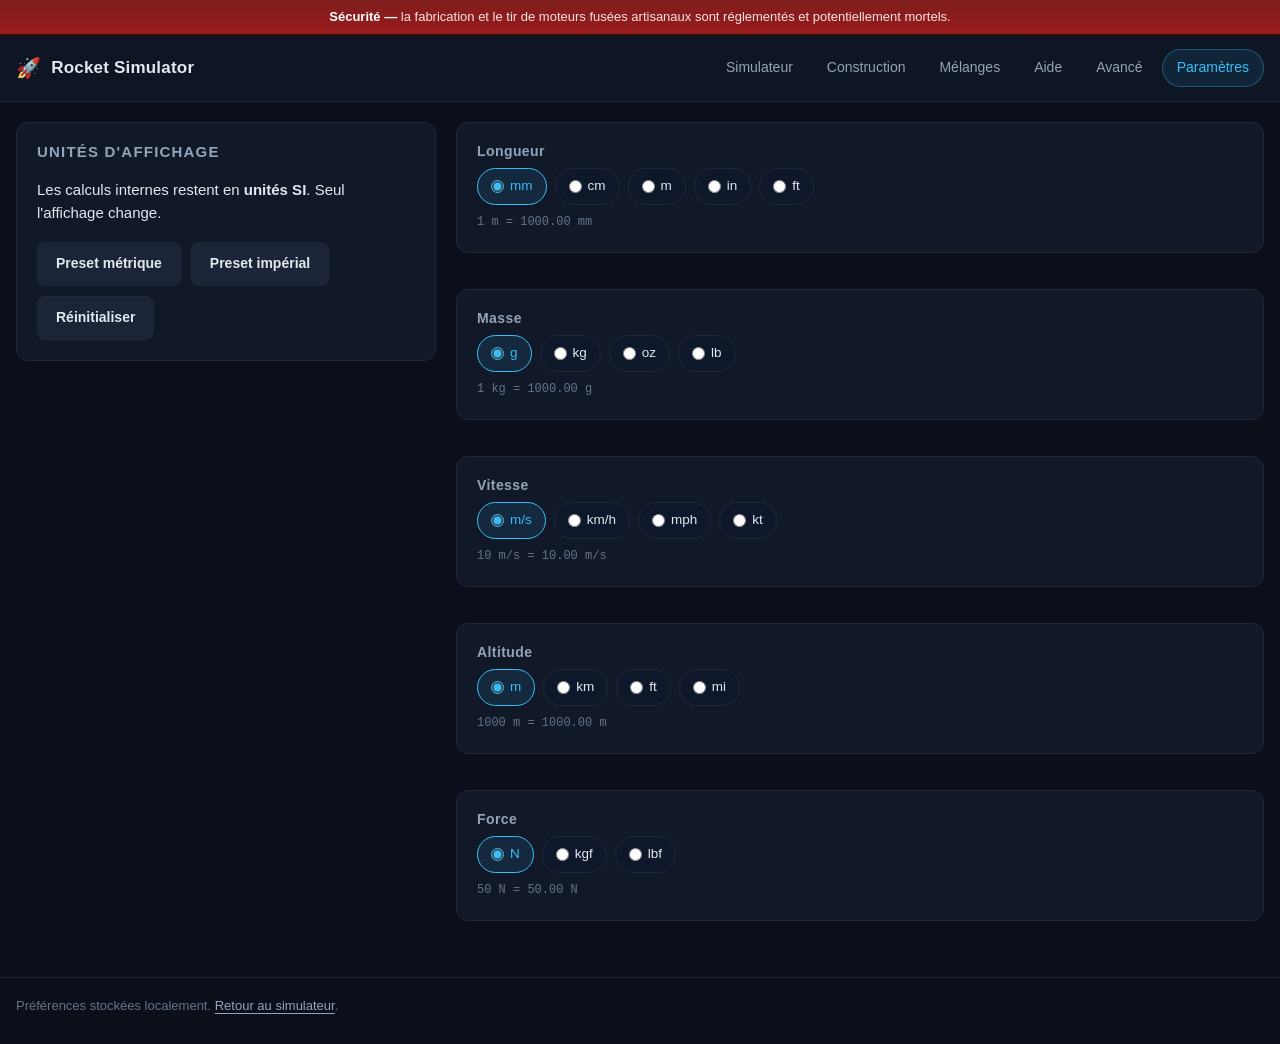
<file: settings.html>
<!DOCTYPE html>
<html lang="fr">
<head>
  <meta charset="utf-8">
  <meta name="viewport" content="width=device-width, initial-scale=1">
  <title>Paramètres — Rocket Simulator</title>
  <link rel="icon" type="image/svg+xml" href="assets/favicon.svg">
  <link rel="stylesheet" href="css/reset.css">
  <link rel="stylesheet" href="css/style.css">
  <link rel="stylesheet" href="css/components.css">
</head>
<body>

  <p class="safety-banner" role="alert">
    <strong>Sécurité —</strong> la fabrication et le tir de moteurs fusées artisanaux sont
    réglementés et potentiellement mortels.
  </p>

  <header class="site-header">
    <div class="wrap header-inner">
      <a class="brand" href="index.html">
        <span class="brand-mark" aria-hidden="true">🚀</span>
        <span>Rocket&nbsp;Simulator</span>
      </a>
      <nav class="site-nav" aria-label="Navigation principale">
        <a href="index.html">Simulateur</a>
        <a href="builder.html">Construction</a>
        <a href="propellant.html">Mélanges</a>
        <a href="help.html">Aide</a>
        <a href="advanced.html">Avancé</a>
        <a href="settings.html" class="is-active" aria-current="page">Paramètres</a>
      </nav>
    </div>
  </header>

  <main class="wrap layout">

    <section class="card">
      <h1 class="card-title">Unités d'affichage</h1>
      <p class="prose-help">
        Les calculs internes restent en <strong>unités SI</strong>. Seul l'affichage change.
      </p>
      <div class="actions">
        <button type="button" class="btn btn-ghost" id="preset-metric">Preset métrique</button>
        <button type="button" class="btn btn-ghost" id="preset-imperial">Preset impérial</button>
        <button type="button" class="btn btn-ghost" id="reset-units">Réinitialiser</button>
      </div>
    </section>

    <section class="col-right" id="units-host"></section>

  </main>

  <footer class="site-footer">
    <div class="wrap">
      Préférences stockées localement. <a href="index.html">Retour au simulateur</a>.
    </div>
  </footer>

  <script type="module" src="js/settings.js"></script>
</body>
</html>
</file>
<file: css/style.css>
/* ==========================================================================
   1. Variables de thème
   ========================================================================== */
:root {
  --bg: #0a0f1a;
  --surface: #111827;
  --surface-alt: #0f172a;
  --border: #1f2937;
  --border-soft: #172033;

  --text: #e2e8f0;
  --text-muted: #94a3b8;
  --text-dim: #64748b;

  --accent: #38bdf8;
  --accent-strong: #0ea5e9;
  --ok: #22c55e;
  --warn: #f59e0b;
  --danger: #dc2626;

  --radius: 12px;
  --radius-sm: 8px;
  --pad: 20px;
  --gap: 20px;

  --font-sans: -apple-system, BlinkMacSystemFont, "Segoe UI", Roboto, Helvetica, Arial, sans-serif;
  --font-mono: ui-monospace, SFMono-Regular, Menlo, Consolas, "Liberation Mono", monospace;

  --shadow: 0 10px 30px rgba(0, 0, 0, 0.35);
  --max-width: 1280px;
}

/* ==========================================================================
   2. Base
   ========================================================================== */
body {
  background: var(--bg);
  color: var(--text);
  font-family: var(--font-sans);
  font-size: 15px;
  line-height: 1.55;
  min-height: 100vh;
  display: flex;
  flex-direction: column;
}

h1, h2, h3 {
  line-height: 1.25;
  font-weight: 650;
}

code, kbd, pre {
  font-family: var(--font-mono);
  font-size: 0.9em;
}

.wrap {
  width: 100%;
  max-width: var(--max-width);
  margin-inline: auto;
  padding-inline: 16px;
}

/* ==========================================================================
   3. Bandeau de sécurité (fixe, non fermable)
   ========================================================================== */
.safety-banner {
  position: sticky;
  top: 0;
  z-index: 100;
  background: linear-gradient(180deg, #7f1d1d, #991b1b);
  color: #fee2e2;
  font-size: 13px;
  line-height: 1.4;
  padding: 8px 16px;
  border-bottom: 1px solid #450a0a;
  text-align: center;
}

.safety-banner strong {
  color: #fff;
}

/* ==========================================================================
   4. En-tête + navigation
   ========================================================================== */
.site-header {
  border-bottom: 1px solid var(--border);
  background: rgba(17, 24, 39, 0.72);
  backdrop-filter: blur(6px);
}

.header-inner {
  display: flex;
  flex-wrap: wrap;
  align-items: center;
  justify-content: space-between;
  gap: 12px;
  padding-block: 14px;
}

.brand {
  display: inline-flex;
  align-items: center;
  gap: 10px;
  font-weight: 700;
  font-size: 17px;
  letter-spacing: 0.2px;
}

.brand-mark {
  font-size: 20px;
}

.site-nav {
  display: flex;
  flex-wrap: wrap;
  gap: 4px;
}

.site-nav a {
  padding: 7px 14px;
  border-radius: 999px;
  font-size: 14px;
  color: var(--text-muted);
  border: 1px solid transparent;
  transition: background 0.15s, color 0.15s, border-color 0.15s;
}

.site-nav a:hover {
  color: var(--text);
  background: #1b2537;
}

.site-nav a.is-active {
  color: var(--accent);
  background: rgba(56, 189, 248, 0.1);
  border-color: rgba(56, 189, 248, 0.35);
}

/* ==========================================================================
   5. Layout principal
   ========================================================================== */
main.layout {
  flex: 1;
  display: grid;
  grid-template-columns: minmax(320px, 420px) minmax(0, 1fr);
  gap: var(--gap);
  align-items: start;
  padding-block: var(--gap) 40px;
}

.col-right {
  display: grid;
  gap: var(--gap);
  min-width: 0;
}

.grid-2 {
  display: grid;
  grid-template-columns: repeat(auto-fit, minmax(280px, 1fr));
  gap: var(--gap);
}

/* ==========================================================================
   6. Pied de page
   ========================================================================== */
.site-footer {
  border-top: 1px solid var(--border);
  padding: 18px 0 28px;
  color: var(--text-dim);
  font-size: 13px;
}

.site-footer a {
  color: var(--text-muted);
  text-decoration: underline;
  text-underline-offset: 3px;
}

.site-footer a:hover {
  color: var(--accent);
}

/* ==========================================================================
   7. Responsive — 768px
   ========================================================================== */
@media (max-width: 768px) {
  main.layout {
    grid-template-columns: 1fr;
  }

  .header-inner {
    justify-content: center;
  }

  .safety-banner {
    font-size: 12px;
  }
}
</file>
<file: css/components.css>
/* ==========================================================================
   1. Cartes
   ========================================================================== */
.card {
  background: var(--surface);
  border: 1px solid var(--border);
  border-radius: var(--radius);
  padding: var(--pad);
}

.card + .card { margin-top: 0; }

.card-title {
  font-size: 15px;
  text-transform: uppercase;
  letter-spacing: 0.08em;
  color: var(--text-muted);
  margin-bottom: 16px;
}

.chart-title {
  font-size: 14px;
  color: var(--text-muted);
  margin-bottom: 8px;
  letter-spacing: 0.03em;
}

/* ==========================================================================
   2. Boutons
   ========================================================================== */
.btn {
  display: inline-flex;
  align-items: center;
  justify-content: center;
  gap: 8px;
  padding: 10px 18px;
  border-radius: var(--radius-sm);
  font-size: 14px;
  font-weight: 600;
  border: 1px solid transparent;
  transition: background 0.15s, border-color 0.15s, color 0.15s, transform 0.05s;
}

.btn:active { transform: translateY(1px); }
.btn-primary { background: var(--accent); color: #06263a; }
.btn-primary:hover { background: var(--accent-strong); }
.btn-primary:disabled { opacity: 0.4; cursor: not-allowed; }
.btn-ghost {
  background: #1b2537;
  color: var(--text);
  border-color: var(--border);
}
.btn-ghost:hover { background: #243149; }
.btn:focus-visible { outline: 2px solid var(--accent); outline-offset: 2px; }

.actions {
  display: flex;
  flex-wrap: wrap;
  gap: 10px;
  margin-top: 18px;
}

/* ==========================================================================
   3. Formulaires
   ========================================================================== */
.field { display: block; margin-bottom: 14px; }

.field-label {
  display: block;
  font-size: 12.5px;
  color: var(--text-muted);
  margin-bottom: 6px;
  letter-spacing: 0.02em;
}

.field-row {
  display: grid;
  grid-template-columns: 1fr 1fr;
  gap: 12px;
}

input[type="text"],
input[type="number"],
select {
  width: 100%;
  background: var(--surface-alt);
  border: 1px solid var(--border);
  border-radius: var(--radius-sm);
  padding: 9px 11px;
  font-size: 14px;
  color: var(--text);
  transition: border-color 0.15s, box-shadow 0.15s;
}

input:focus,
select:focus {
  outline: none;
  border-color: var(--accent);
  box-shadow: 0 0 0 3px rgba(56, 189, 248, 0.16);
}

input[type="number"] { font-variant-numeric: tabular-nums; }

.errors {
  margin-top: 12px;
  font-size: 13px;
  color: #fca5a5;
  display: none;
}
.errors.is-visible { display: block; }

/* ==========================================================================
   4. Statistiques
   ========================================================================== */
.stat-grid {
  display: grid;
  grid-template-columns: repeat(auto-fit, minmax(150px, 1fr));
  gap: 12px;
}

.stat {
  background: var(--surface-alt);
  border: 1px solid var(--border-soft);
  border-radius: var(--radius-sm);
  padding: 12px 14px;
  display: flex;
  flex-direction: column;
  gap: 2px;
}

.stat-label {
  font-size: 12px;
  color: var(--text-dim);
  text-transform: uppercase;
  letter-spacing: 0.05em;
}

.stat-value {
  font-size: 22px;
  font-weight: 700;
  font-variant-numeric: tabular-nums;
  color: var(--accent);
}

.stat-value small {
  font-size: 12px;
  font-weight: 500;
  color: var(--text-muted);
}

.stat-hint { font-size: 11.5px; color: var(--text-dim); }

/* ==========================================================================
   5. Avertissements
   ========================================================================== */
.warn-list { margin-top: 16px; display: grid; gap: 8px; }

.warn-list li {
  background: rgba(245, 158, 11, 0.09);
  border: 1px solid rgba(245, 158, 11, 0.35);
  border-left-width: 3px;
  border-radius: var(--radius-sm);
  padding: 9px 12px;
  font-size: 13px;
  color: #fcd34d;
}

/* ==========================================================================
   6. Graphiques SVG
   ========================================================================== */
.chart-host { position: relative; width: 100%; }
.chart { width: 100%; height: auto; overflow: visible; }

.chart-grid { stroke: #1b2537; stroke-width: 1; }
.chart-axis { stroke: #334155; stroke-width: 1; }
.chart-tick { fill: var(--text-dim); font-size: 11px; font-family: var(--font-sans); }
.chart-label { fill: var(--text-muted); font-size: 12px; font-family: var(--font-sans); }

.chart-crosshair {
  stroke: var(--accent);
  stroke-width: 1;
  stroke-dasharray: 3 3;
}

.chart-tooltip {
  position: absolute;
  transform: translate(-50%, -150%);
  background: #020617;
  border: 1px solid var(--border);
  border-radius: 6px;
  padding: 4px 9px;
  font-size: 12px;
  font-variant-numeric: tabular-nums;
  white-space: nowrap;
  pointer-events: none;
  color: var(--text);
  box-shadow: var(--shadow);
}

.chart-empty {
  padding: 24px;
  text-align: center;
  color: var(--text-dim);
  font-size: 13px;
  font-style: italic;
  border: 1px dashed var(--border);
  border-radius: var(--radius-sm);
}

/* ==========================================================================
   7. Builder — tableau & stabilité
   ========================================================================== */
.parts-table { font-size: 13.5px; }

.parts-table th,
.parts-table td {
  text-align: left;
  padding: 7px 10px;
  border-bottom: 1px solid var(--border-soft);
}

.parts-table th {
  color: var(--text-dim);
  font-weight: 500;
  font-size: 12px;
  text-transform: uppercase;
  letter-spacing: 0.05em;
}

.parts-table td.num {
  text-align: right;
  font-variant-numeric: tabular-nums;
}

.stability {
  display: flex;
  align-items: center;
  gap: 14px;
  margin-top: 8px;
  flex-wrap: wrap;
}

.stability-badge {
  font-size: 15px;
  font-weight: 700;
  padding: 8px 16px;
  border-radius: 999px;
  border: 1px solid;
  font-variant-numeric: tabular-nums;
}

.stability-badge[data-level="ok"] {
  color: var(--ok);
  border-color: rgba(34, 197, 94, 0.5);
  background: rgba(34, 197, 94, 0.1);
}
.stability-badge[data-level="warn"] {
  color: var(--warn);
  border-color: rgba(245, 158, 11, 0.5);
  background: rgba(245, 158, 11, 0.1);
}
.stability-badge[data-level="bad"] {
  color: #f87171;
  border-color: rgba(220, 38, 38, 0.5);
  background: rgba(220, 38, 38, 0.12);
}

.stability-text { font-size: 13px; color: var(--text-muted); }

/* ==========================================================================
   8. Contenu éditorial (advanced)
   ========================================================================== */
.prose h2 { font-size: 20px; margin: 28px 0 10px; }
.prose h2:first-child { margin-top: 0; }
.prose h3 { font-size: 16px; margin: 20px 0 6px; }

.prose p,
.prose li {
  color: var(--text-muted);
  margin-bottom: 10px;
}

.prose ul { list-style: disc; padding-left: 22px; }
.prose li { margin-bottom: 6px; }

.prose code {
  background: var(--surface-alt);
  border: 1px solid var(--border);
  border-radius: 5px;
  padding: 1px 6px;
  color: var(--accent);
}

.prose a {
  color: var(--accent);
  text-decoration: underline;
  text-underline-offset: 3px;
}

.callout {
  background: var(--surface-alt);
  border: 1px solid var(--border);
  border-left: 3px solid var(--accent);
  border-radius: var(--radius-sm);
  padding: 14px 16px;
  margin: 16px 0;
}

.callout-danger {
  border-left-color: var(--danger);
  background: rgba(220, 38, 38, 0.07);
}

/* ==========================================================================
   9. Tooltips (data-tip)
   ========================================================================== */
[data-tip] {
  position: relative;
  cursor: help;
  border-bottom: 1px dotted var(--text-dim);
}

[data-tip]:hover::after,
[data-tip]:focus-visible::after {
  content: attr(data-tip);
  position: absolute;
  bottom: calc(100% + 6px);
  left: 0;
  z-index: 200;
  width: max-content;
  max-width: 280px;
  padding: 8px 11px;
  background: #020617;
  color: var(--text);
  border: 1px solid var(--border);
  border-radius: 6px;
  font-size: 12px;
  font-weight: 400;
  line-height: 1.45;
  text-transform: none;
  letter-spacing: 0;
  white-space: normal;
  text-align: left;
  box-shadow: var(--shadow);
  pointer-events: none;
}

[data-tip]:focus-visible {
  outline: 2px solid var(--accent);
  outline-offset: 2px;
}

/* ==========================================================================
   10. Paramètres — unités
   ========================================================================== */
.unit-card { margin-bottom: 16px; }

.radio-row {
  display: flex;
  flex-wrap: wrap;
  gap: 8px;
}

.radio-pill {
  display: inline-flex;
  align-items: center;
  gap: 6px;
  padding: 7px 13px;
  border: 1px solid var(--border);
  border-radius: 999px;
  background: var(--surface-alt);
  font-size: 13.5px;
  cursor: pointer;
  transition: border-color 0.15s, background 0.15s;
}

.radio-pill:hover { border-color: var(--accent); }
.radio-pill input[type="radio"] { accent-color: var(--accent); margin: 0; }

.radio-pill:has(input:checked) {
  border-color: var(--accent);
  background: rgba(56, 189, 248, 0.1);
  color: var(--accent);
}

.unit-preview {
  margin-top: 8px;
  font-size: 12px;
  color: var(--text-dim);
  font-family: var(--font-mono);
}

.field-unit {
  color: var(--text-dim);
  font-weight: 400;
  margin-left: 2px;
}

/* ==========================================================================
   11. Prose simplifiée (help)
   ========================================================================== */
.prose-help h1 { font-size: 22px; margin-bottom: 14px; }
.prose-help h2 { font-size: 18px; margin: 24px 0 8px; color: var(--accent); }

.prose-help p,
.prose-help li {
  color: var(--text-muted);
  margin-bottom: 10px;
}

.prose-help ul { list-style: disc; padding-left: 22px; }
.prose-help strong { color: var(--text); }

.prose-help a {
  color: var(--accent);
  text-decoration: underline;
  text-underline-offset: 3px;
}

/* ==========================================================================
   12. Diagramme (builder)
   ========================================================================== */
.dgm-shape {
  transition: stroke 0.15s ease, stroke-width 0.15s ease, filter 0.15s ease;
}

.dgm-group.is-focus .dgm-shape {
  stroke: #fbbf24;
  stroke-width: 3;
  filter: drop-shadow(0 0 6px rgba(251, 191, 36, 0.75));
}

.dgm-guide { display: none; pointer-events: none; }
.dgm-guide.is-visible { display: block; }

.diagram-hint {
  margin-top: 12px;
  font-size: 12.5px;
  color: var(--text-dim);
  text-align: center;
  font-style: italic;
}

.diagram-launch {
  margin-top: 10px;
  font-size: 13px;
  color: var(--text-muted);
  text-align: center;
}

.diagram-launch strong { color: var(--accent); }

#rocket-diagram {
  display: flex;
  justify-content: center;
}

#rocket-diagram svg.chart {
  width: auto;
  height: auto;
  max-width: 100%;
  max-height: min(52vh, 460px);
  margin-inline: auto;
}

.preview-host {
  display: flex;
  justify-content: center;
}

.preview-host svg.chart {
  width: auto;
  height: auto;
  max-width: 100%;
  max-height: min(38vh, 320px);
  margin-inline: auto;
}

.field[data-diagram] { cursor: help; }

.field[data-diagram]:hover .field-label,
.field[data-diagram]:focus-within .field-label {
  color: var(--accent);
  transition: color 0.15s;
}

/* ==========================================================================
   13. Colonne Construction collante (desktop)
   ========================================================================== */
.layout--builder { align-items: start; }

@media (min-width: 769px) {
  .layout--builder .col-right {
    position: sticky;
    top: 56px;
    max-height: calc(100vh - 72px);
    overflow-y: auto;
    align-self: start;
    padding-right: 6px;
    scrollbar-width: thin;
    scrollbar-color: #334155 transparent;
  }

  .layout--builder .col-right::-webkit-scrollbar { width: 6px; }
  .layout--builder .col-right::-webkit-scrollbar-thumb {
    background: #334155;
    border-radius: 3px;
  }
  .layout--builder .col-right::-webkit-scrollbar-track { background: transparent; }
}

/* ==========================================================================
   14. Conseils automatiques (advisor)
   ========================================================================== */
.advisor-summary {
  font-size: 13px;
  color: var(--text-muted);
  margin-bottom: 12px;
  display: flex;
  flex-wrap: wrap;
  gap: 8px;
}

.advisor-summary span {
  padding: 3px 10px;
  border-radius: 999px;
  border: 1px solid;
  font-weight: 600;
  font-size: 12.5px;
}

.advisor-summary span[data-sev="danger"] {
  color: #f87171; border-color: rgba(220, 38, 38, 0.5);
  background: rgba(220, 38, 38, 0.12);
}
.advisor-summary span[data-sev="warn"] {
  color: var(--warn); border-color: rgba(245, 158, 11, 0.5);
  background: rgba(245, 158, 11, 0.1);
}
.advisor-summary span[data-sev="info"] {
  color: var(--text-muted); border-color: var(--border);
  background: var(--surface-alt);
}
.advisor-summary span[data-sev="ok"] {
  color: var(--ok); border-color: rgba(34, 197, 94, 0.5);
  background: rgba(34, 197, 94, 0.1);
}

.advisor-list {
  display: grid;
  gap: 8px;
}

.advisor-item {
  padding: 10px 14px;
  border-radius: var(--radius-sm);
  border: 1px solid;
  border-left-width: 3px;
  background: var(--surface-alt);
}

.advisor-item[data-sev="danger"] {
  border-color: rgba(220, 38, 38, 0.4);
  border-left-color: var(--danger);
}
.advisor-item[data-sev="warn"] {
  border-color: rgba(245, 158, 11, 0.35);
  border-left-color: var(--warn);
}
.advisor-item[data-sev="info"] {
  border-color: var(--border);
  border-left-color: #64748b;
}
.advisor-item[data-sev="ok"] {
  border-color: rgba(34, 197, 94, 0.3);
  border-left-color: var(--ok);
}

.advisor-head {
  font-weight: 700;
  font-size: 13.5px;
  margin-bottom: 4px;
}

.advisor-item[data-sev="danger"] .advisor-head { color: #f87171; }
.advisor-item[data-sev="warn"] .advisor-head { color: #fcd34d; }
.advisor-item[data-sev="info"] .advisor-head { color: var(--text-muted); }
.advisor-item[data-sev="ok"] .advisor-head { color: #86efac; }

.advisor-msg {
  font-size: 13px;
  color: var(--text-muted);
  margin: 0 0 4px;
}

.advisor-hint {
  font-size: 12.5px;
  color: var(--text-dim);
  margin: 0;
  font-style: italic;
}

/* ==========================================================================
   15. Page Mélanges
   ========================================================================== */
.ack-list {
  display: grid;
  gap: 10px;
  margin: 0 0 18px;
}

.ack-item {
  background: var(--surface-alt);
  border: 1px solid var(--border);
  border-radius: var(--radius-sm);
  padding: 11px 14px;
}

.ack-item label {
  display: flex;
  gap: 10px;
  align-items: flex-start;
  cursor: pointer;
  font-size: 13.5px;
  color: var(--text-muted);
}

.ack-item input[type="checkbox"] {
  accent-color: var(--accent);
  margin-top: 3px;
  flex-shrink: 0;
}

.recipe-title {
  font-size: 17px;
  color: var(--accent);
  margin-bottom: 4px;
}

.recipe-note {
  font-size: 13px;
  color: var(--text-muted);
  margin-bottom: 14px;
}

.recipe-table {
  font-size: 14px;
  margin-bottom: 14px;
}

.recipe-table th,
.recipe-table td {
  text-align: left;
  padding: 8px 10px;
  border-bottom: 1px solid var(--border-soft);
}

.recipe-table th {
  color: var(--text-dim);
  font-weight: 500;
  font-size: 12px;
  text-transform: uppercase;
  letter-spacing: 0.05em;
}

.recipe-table td.num,
.recipe-table th.num {
  text-align: right;
  font-variant-numeric: tabular-nums;
}

.recipe-total {
  background: var(--surface-alt);
  font-weight: 700;
}

.recipe-total td {
  color: var(--accent);
  border-bottom: none;
}

.recipe-impulse {
  font-size: 13px;
  color: var(--text-muted);
  margin: 12px 0 2px;
}

.recipe-impulse-value {
  font-size: 20px;
  font-weight: 700;
  color: var(--accent);
  font-variant-numeric: tabular-nums;
  margin: 0 0 4px;
}

.recipe-impulse-hint {
  font-size: 12px;
  color: var(--text-dim);
  font-style: italic;
  margin: 0 0 14px;
}

.recipe-reminder {
  background: rgba(220, 38, 38, 0.08);
  border: 1px solid rgba(220, 38, 38, 0.35);
  border-left: 3px solid var(--danger);
  border-radius: var(--radius-sm);
  padding: 14px 16px;
  margin-top: 18px;
}

.recipe-reminder p {
  color: var(--text);
  font-size: 13.5px;
  margin-bottom: 8px;
}

.recipe-reminder ul {
  list-style: disc;
  padding-left: 20px;
  margin: 0;
}

.recipe-reminder li {
  color: var(--text-muted);
  font-size: 13px;
  margin-bottom: 6px;
}
</file>
